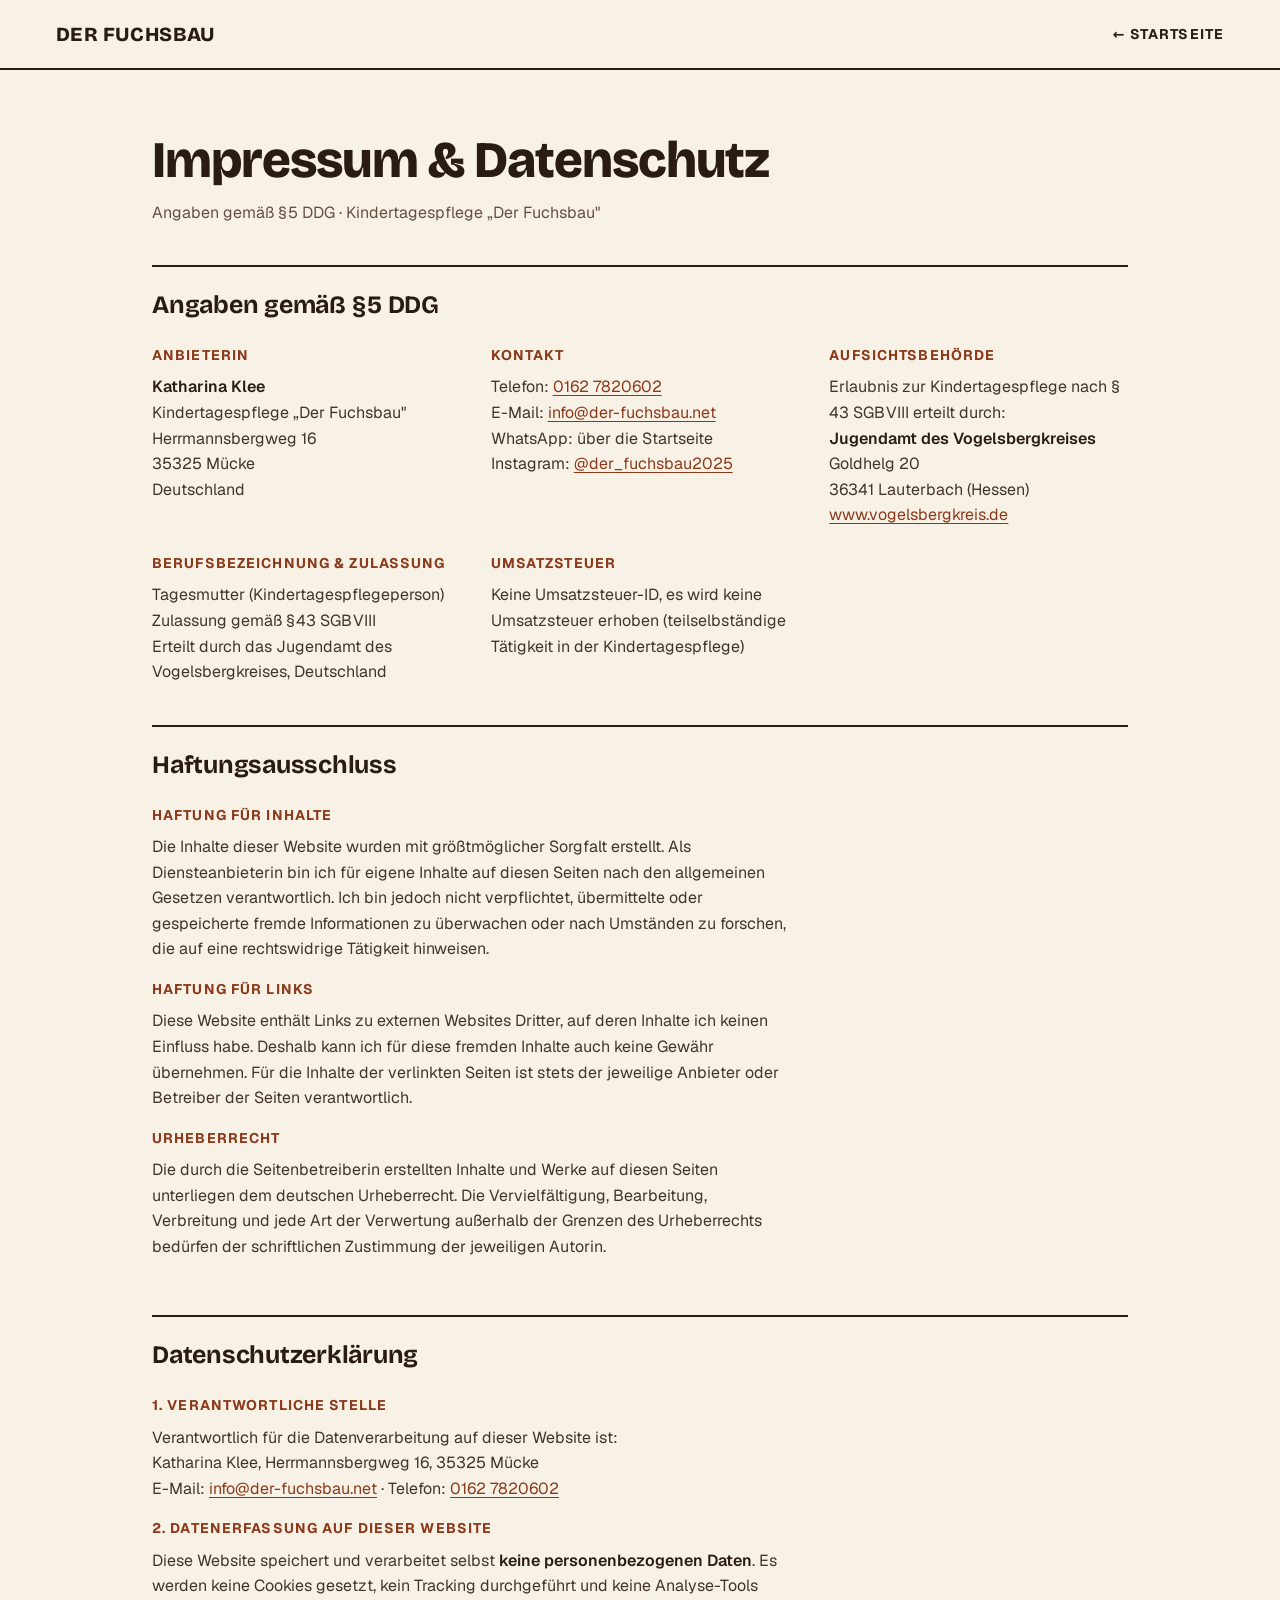
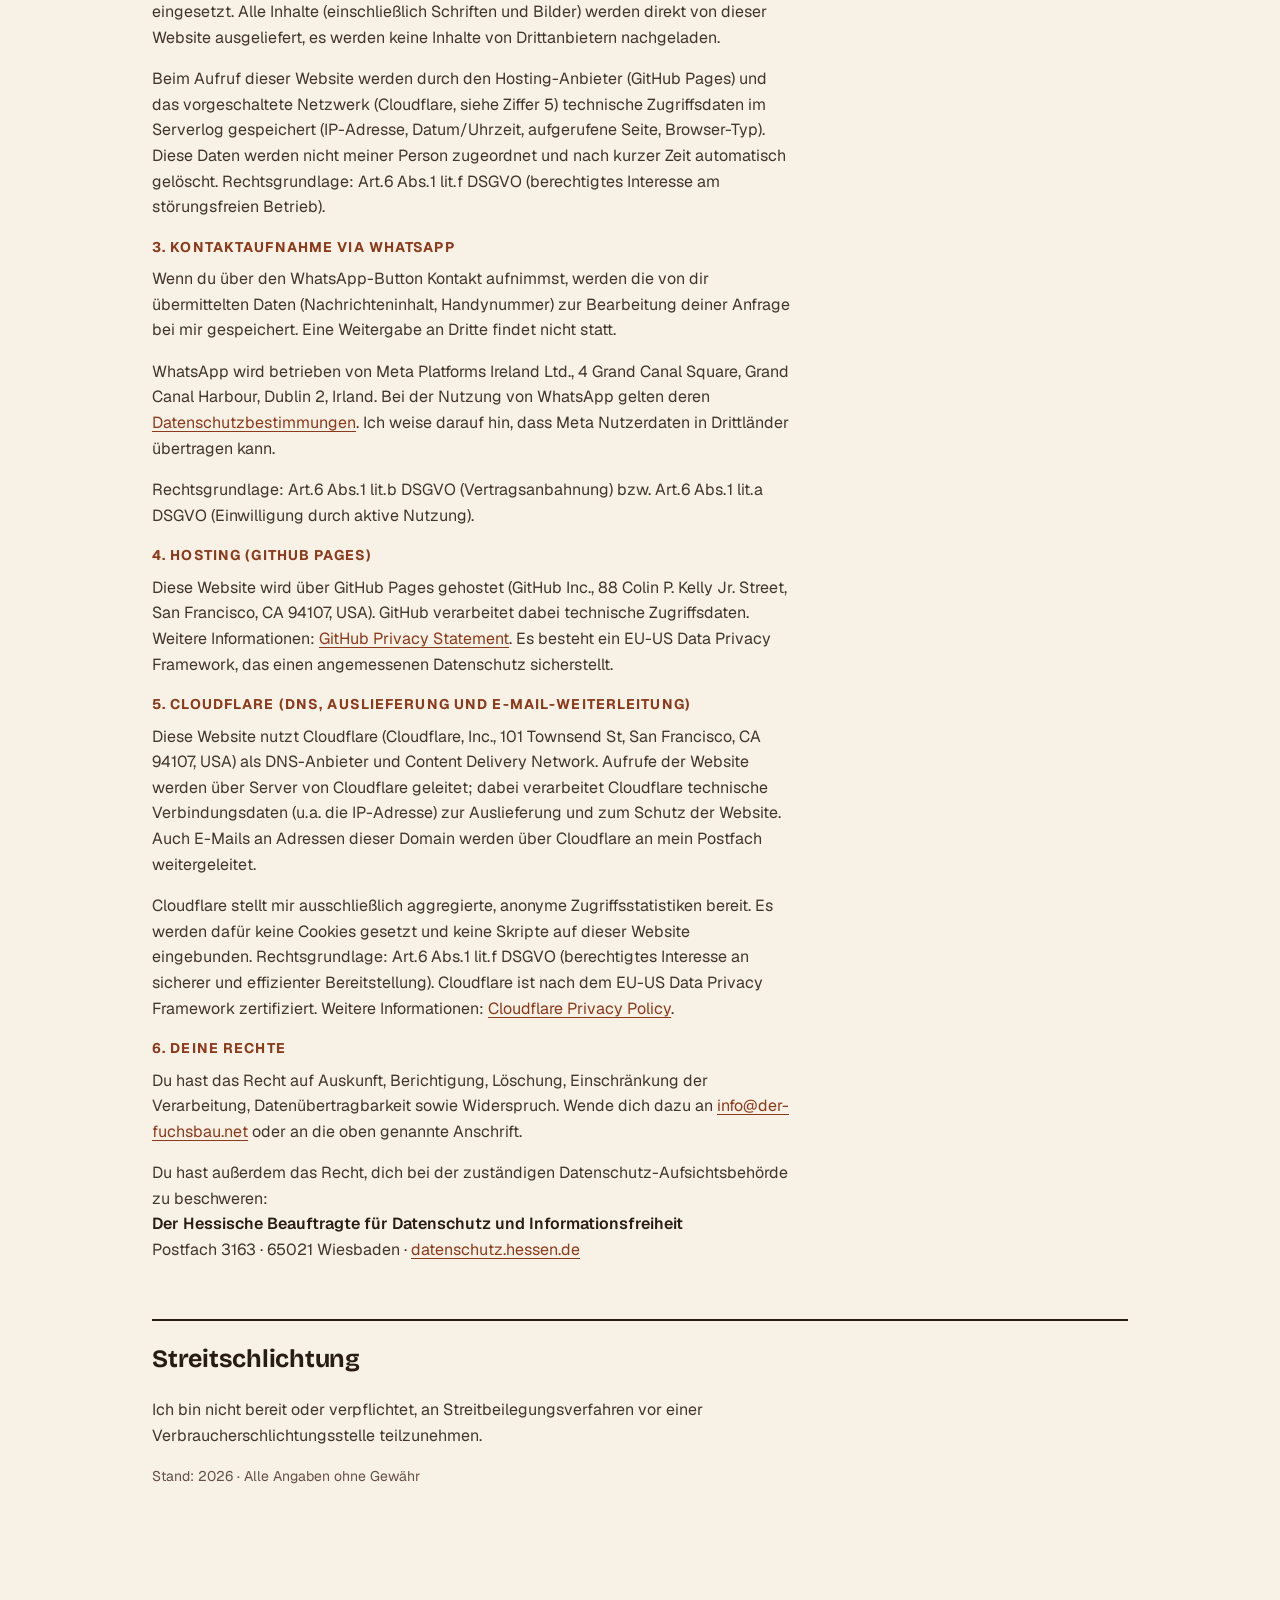
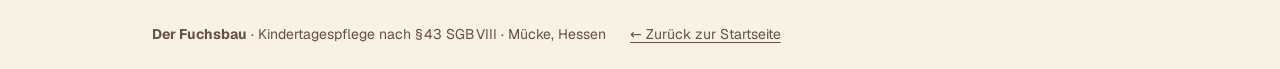
<file: impressum.html>
<!DOCTYPE html>
<html lang="de">
<head>
<meta charset="UTF-8">
<meta name="viewport" content="width=device-width, initial-scale=1, viewport-fit=cover">
<title>Impressum · Der Fuchsbau</title>
<meta name="robots" content="noindex">
<meta name="theme-color" content="#F7EFE2">
<link rel="icon" href="data:image/svg+xml,<svg xmlns=%22http://www.w3.org/2000/svg%22 viewBox=%220 0 240 230%22><polygon fill=%22%23D4622A%22 points=%2252,14 98,74 26,88%22/><polygon fill=%22%23D4622A%22 points=%22188,14 214,88 142,74%22/><polygon fill=%22%238B3A1A%22 points=%2260,32 88,70 46,78%22/><polygon fill=%22%238B3A1A%22 points=%22180,32 194,78 152,70%22/><path fill=%22%23D4622A%22 d=%22M26 88 L214 88 Q216 150 120 212 Q24 150 26 88 Z%22/><path fill=%22%23FBF3EA%22 d=%22M120 212 Q66 172 80 122 L120 144 L160 122 Q174 172 120 212 Z%22/><circle fill=%22%232C1F14%22 cx=%2286%22 cy=%22112%22 r=%227%22/><circle fill=%22%232C1F14%22 cx=%22154%22 cy=%22112%22 r=%227%22/><path fill=%22%232C1F14%22 d=%22M106 152 L134 152 Q137 154 134 158 L124 170 Q120 174 116 170 L106 158 Q103 154 106 152 Z%22/></svg>">
<link rel="preload" href="fonts/BricolageGrotesque-var.woff2" as="font" type="font/woff2" crossorigin>
<link rel="preload" href="fonts/Geist-var.woff2" as="font" type="font/woff2" crossorigin>
<link rel="stylesheet" href="tokens.css">
<style>
/* Hallmark · Unterseite: Impressum — gleiches System wie index (Tokens in tokens.css) */

*, *::before, *::after { box-sizing: border-box; margin: 0; padding: 0; }

html { overflow-x: clip; }
body {
  overflow-x: clip;
  font-family: var(--font-body);
  font-size: var(--text-base);
  line-height: 1.6;
  background: var(--color-paper);
  color: var(--color-ink);
}

::selection { background: var(--color-accent-deep); color: var(--color-paper); }
:focus-visible { outline: 2px solid var(--color-focus); outline-offset: 3px; }

/* ---- Nav · N7 slab, identisch zur Startseite ---- */
.nav-slab {
  display: flex;
  align-items: center;
  gap: var(--space-lg);
  padding: var(--space-sm) var(--page-gutter);
  border-bottom: var(--rule-heavy);
  background: var(--color-paper);
}
.slab-mark {
  font-family: var(--font-display);
  font-weight: 800;
  font-size: var(--text-md);
  letter-spacing: 0.02em;
  text-transform: uppercase;
  color: var(--color-ink);
  text-decoration: none;
  white-space: nowrap;
  line-height: 1;
}
.slab-back {
  margin-left: auto;
  text-transform: uppercase;
  letter-spacing: 0.08em;
  font-size: var(--text-sm);
  font-weight: 700;
  color: var(--color-ink);
  text-decoration: none;
  white-space: nowrap;
  line-height: 1;
  display: inline-flex;
  align-items: center;
  min-height: 44px;
}
.slab-back:hover { color: var(--color-accent-deep); }

/* ---- Kopf ---- */
.legal-head {
  max-width: var(--content-max, 68rem);
  margin-inline: auto;
  padding: var(--space-2xl) var(--page-gutter) var(--space-xl);
}
.legal-head h1 {
  font-family: var(--font-display);
  font-weight: 800;
  font-size: clamp(2rem, 3.5vw + 1rem, 3.2rem);
  line-height: 1.05;
  letter-spacing: -0.02em;
  overflow-wrap: anywhere;
  min-width: 0;
  margin-bottom: var(--space-sm);
}
.legal-head p { color: var(--color-muted); }

/* ---- Inhalt ---- */
.legal {
  max-width: var(--content-max, 68rem);
  margin-inline: auto;
  padding-inline: var(--page-gutter);
  padding-bottom: var(--space-2xl);
}
.legal section { border-top: var(--rule-heavy); padding-block: var(--space-lg) var(--space-xl); }
.legal h2 {
  font-family: var(--font-display);
  font-weight: 700;
  font-size: var(--text-lg);
  line-height: 1.15;
  letter-spacing: -0.01em;
  overflow-wrap: anywhere;
  min-width: 0;
  margin-bottom: var(--space-lg);
}
.legal h3 {
  font-size: var(--text-sm);
  font-weight: 700;
  text-transform: uppercase;
  letter-spacing: 0.08em;
  color: var(--color-accent-deep);
  margin-bottom: var(--space-xs);
}
.legal p, .legal address {
  font-style: normal;
  color: var(--color-ink-2);
  margin-bottom: var(--space-md);
  max-width: 58ch;
}
.legal a { color: var(--color-accent-deep); text-underline-offset: 0.2em; }
.legal a:hover { color: var(--color-ink); }
.legal strong { color: var(--color-ink); font-weight: 600; }

.info-grid {
  display: grid;
  grid-template-columns: repeat(auto-fill, minmax(15rem, 1fr));
  gap: var(--space-lg) var(--space-xl);
}
.info-grid > div > :last-child { margin-bottom: 0; }

/* ---- Fuß ---- */
.foot-meta {
  display: flex;
  flex-wrap: wrap;
  gap: var(--space-xs) var(--space-lg);
  max-width: var(--content-max, 68rem);
  margin-inline: auto;
  padding: var(--space-md) var(--page-gutter) var(--space-lg);
  font-size: var(--text-sm);
  color: var(--color-muted);
}
.foot-meta a { color: var(--color-muted); text-underline-offset: 0.2em; }
.foot-meta a:hover { color: var(--color-ink-2); }

@media (prefers-reduced-motion: reduce) {
  *, *::before, *::after {
    transition-duration: 1ms !important;
    animation-duration: 1ms !important;
  }
}
</style>
</head>
<body>

<header class="nav-slab">
  <a class="slab-mark" href="index.html">Der Fuchsbau</a>
  <a class="slab-back" href="index.html">← Startseite</a>
</header>

<div class="legal-head">
  <h1>Impressum &amp; Datenschutz</h1>
  <p>Angaben gemäß §&#8202;5 DDG · Kindertagespflege „Der Fuchsbau"</p>
</div>

<main class="legal">

  <section aria-label="Anbieterin und Kontakt">
    <h2>Angaben gemäß §&#8202;5 DDG</h2>
    <div class="info-grid">
      <div>
        <h3>Anbieterin</h3>
        <address>
          <strong>Katharina Klee</strong><br>
          Kindertagespflege „Der Fuchsbau"<br>
          Herrmannsbergweg 16<br>
          35325 Mücke<br>
          Deutschland
        </address>
      </div>
      <div>
        <h3>Kontakt</h3>
        <p>
          Telefon: <a href="tel:+491627820602">0162&nbsp;7820602</a><br>
          E-Mail: <a href="mailto:info@der-fuchsbau.net">info@der-fuchsbau.net</a><br>
          WhatsApp: über die Startseite<br>
          Instagram: <a href="https://www.instagram.com/der_fuchsbau2025/" target="_blank" rel="noopener">@der_fuchsbau2025</a>
        </p>
      </div>
      <div>
        <h3>Aufsichtsbehörde</h3>
        <p>
          Erlaubnis zur Kindertagespflege nach §&#8202;43 SGB&#8202;VIII erteilt durch:<br>
          <strong>Jugendamt des Vogelsbergkreises</strong><br>
          Goldhelg 20<br>
          36341 Lauterbach (Hessen)<br>
          <a href="https://www.vogelsbergkreis.de" target="_blank" rel="noopener">www.vogelsbergkreis.de</a>
        </p>
      </div>
      <div>
        <h3>Berufsbezeichnung &amp; Zulassung</h3>
        <p>
          Tagesmutter (Kindertagespflegeperson)<br>
          Zulassung gemäß §&#8202;43 SGB&#8202;VIII<br>
          Erteilt durch das Jugendamt des Vogelsbergkreises, Deutschland
        </p>
      </div>
      <div>
        <h3>Umsatzsteuer</h3>
        <p>
          Keine Umsatzsteuer-ID, es wird keine Umsatzsteuer erhoben
          (teilselbständige Tätigkeit in der Kindertagespflege)
        </p>
      </div>
    </div>
  </section>

  <section aria-label="Haftungsausschluss">
    <h2>Haftungsausschluss</h2>
    <h3>Haftung für Inhalte</h3>
    <p>Die Inhalte dieser Website wurden mit größtmöglicher Sorgfalt erstellt. Als Diensteanbieterin bin ich für eigene Inhalte auf diesen Seiten nach den allgemeinen Gesetzen verantwortlich. Ich bin jedoch nicht verpflichtet, übermittelte oder gespeicherte fremde Informationen zu überwachen oder nach Umständen zu forschen, die auf eine rechtswidrige Tätigkeit hinweisen.</p>
    <h3>Haftung für Links</h3>
    <p>Diese Website enthält Links zu externen Websites Dritter, auf deren Inhalte ich keinen Einfluss habe. Deshalb kann ich für diese fremden Inhalte auch keine Gewähr übernehmen. Für die Inhalte der verlinkten Seiten ist stets der jeweilige Anbieter oder Betreiber der Seiten verantwortlich.</p>
    <h3>Urheberrecht</h3>
    <p>Die durch die Seitenbetreiberin erstellten Inhalte und Werke auf diesen Seiten unterliegen dem deutschen Urheberrecht. Die Vervielfältigung, Bearbeitung, Verbreitung und jede Art der Verwertung außerhalb der Grenzen des Urheberrechts bedürfen der schriftlichen Zustimmung der jeweiligen Autorin.</p>
  </section>

  <section aria-label="Datenschutzerklärung">
    <h2>Datenschutzerklärung</h2>

    <h3>1. Verantwortliche Stelle</h3>
    <p>Verantwortlich für die Datenverarbeitung auf dieser Website ist:<br>
    Katharina Klee, Herrmannsbergweg 16, 35325 Mücke<br>
    E-Mail: <a href="mailto:info@der-fuchsbau.net">info@der-fuchsbau.net</a> ·
    Telefon: <a href="tel:+491627820602">0162&nbsp;7820602</a></p>

    <h3>2. Datenerfassung auf dieser Website</h3>
    <p>Diese Website speichert und verarbeitet selbst <strong>keine personenbezogenen Daten</strong>. Es werden keine Cookies gesetzt, kein Tracking durchgeführt und keine Analyse-Tools eingesetzt. Alle Inhalte (einschließlich Schriften und Bilder) werden direkt von dieser Website ausgeliefert, es werden keine Inhalte von Drittanbietern nachgeladen.</p>
    <p>Beim Aufruf dieser Website werden durch den Hosting-Anbieter (GitHub Pages) und das vorgeschaltete Netzwerk (Cloudflare, siehe Ziffer 5) technische Zugriffsdaten im Serverlog gespeichert (IP-Adresse, Datum/Uhrzeit, aufgerufene Seite, Browser-Typ). Diese Daten werden nicht meiner Person zugeordnet und nach kurzer Zeit automatisch gelöscht. Rechtsgrundlage: Art.&#8202;6 Abs.&#8202;1 lit.&#8202;f DSGVO (berechtigtes Interesse am störungsfreien Betrieb).</p>

    <h3>3. Kontaktaufnahme via WhatsApp</h3>
    <p>Wenn du über den WhatsApp-Button Kontakt aufnimmst, werden die von dir übermittelten Daten (Nachrichteninhalt, Handynummer) zur Bearbeitung deiner Anfrage bei mir gespeichert. Eine Weitergabe an Dritte findet nicht statt.</p>
    <p>WhatsApp wird betrieben von Meta Platforms Ireland Ltd., 4 Grand Canal Square, Grand Canal Harbour, Dublin 2, Irland. Bei der Nutzung von WhatsApp gelten deren <a href="https://www.whatsapp.com/legal/privacy-policy-eea" target="_blank" rel="noopener">Datenschutzbestimmungen</a>. Ich weise darauf hin, dass Meta Nutzerdaten in Drittländer übertragen kann.</p>
    <p>Rechtsgrundlage: Art.&#8202;6 Abs.&#8202;1 lit.&#8202;b DSGVO (Vertragsanbahnung) bzw. Art.&#8202;6 Abs.&#8202;1 lit.&#8202;a DSGVO (Einwilligung durch aktive Nutzung).</p>

    <h3>4. Hosting (GitHub Pages)</h3>
    <p>Diese Website wird über GitHub Pages gehostet (GitHub Inc., 88 Colin P. Kelly Jr. Street, San Francisco, CA 94107, USA). GitHub verarbeitet dabei technische Zugriffsdaten. Weitere Informationen: <a href="https://docs.github.com/en/site-policy/privacy-policies/github-privacy-statement" target="_blank" rel="noopener">GitHub Privacy Statement</a>. Es besteht ein EU-US Data Privacy Framework, das einen angemessenen Datenschutz sicherstellt.</p>

    <h3>5. Cloudflare (DNS, Auslieferung und E-Mail-Weiterleitung)</h3>
    <p>Diese Website nutzt Cloudflare (Cloudflare, Inc., 101 Townsend St, San Francisco, CA 94107, USA) als DNS-Anbieter und Content Delivery Network. Aufrufe der Website werden über Server von Cloudflare geleitet; dabei verarbeitet Cloudflare technische Verbindungsdaten (u.&#8202;a. die IP-Adresse) zur Auslieferung und zum Schutz der Website. Auch E-Mails an Adressen dieser Domain werden über Cloudflare an mein Postfach weitergeleitet.</p>
    <p>Cloudflare stellt mir ausschließlich aggregierte, anonyme Zugriffsstatistiken bereit. Es werden dafür keine Cookies gesetzt und keine Skripte auf dieser Website eingebunden. Rechtsgrundlage: Art.&#8202;6 Abs.&#8202;1 lit.&#8202;f DSGVO (berechtigtes Interesse an sicherer und effizienter Bereitstellung). Cloudflare ist nach dem EU-US Data Privacy Framework zertifiziert. Weitere Informationen: <a href="https://www.cloudflare.com/privacypolicy/" target="_blank" rel="noopener">Cloudflare Privacy Policy</a>.</p>

    <h3>6. Deine Rechte</h3>
    <p>Du hast das Recht auf Auskunft, Berichtigung, Löschung, Einschränkung der Verarbeitung, Datenübertragbarkeit sowie Widerspruch. Wende dich dazu an <a href="mailto:info@der-fuchsbau.net">info@der-fuchsbau.net</a> oder an die oben genannte Anschrift.</p>
    <p>Du hast außerdem das Recht, dich bei der zuständigen Datenschutz-Aufsichtsbehörde zu beschweren:<br>
    <strong>Der Hessische Beauftragte für Datenschutz und Informationsfreiheit</strong><br>
    Postfach 3163 · 65021 Wiesbaden · <a href="https://datenschutz.hessen.de" target="_blank" rel="noopener">datenschutz.hessen.de</a></p>
  </section>

  <section aria-label="Streitschlichtung">
    <h2>Streitschlichtung</h2>
    <p>Ich bin nicht bereit oder verpflichtet, an Streitbeilegungsverfahren vor einer Verbraucherschlichtungsstelle teilzunehmen.</p>
    <p style="color: var(--color-muted); font-size: var(--text-sm);">Stand: 2026 · Alle Angaben ohne Gewähr</p>
  </section>

</main>

<footer class="foot-meta">
  <span><strong>Der Fuchsbau</strong> · Kindertagespflege nach §&#8202;43 SGB&#8202;VIII · Mücke, Hessen</span>
  <a href="index.html">← Zurück zur Startseite</a>
</footer>

</body>
</html>
</file>
<file: tokens.css>
/* Hallmark · pre-emit critique: P5 H4 E4 S4 R4 V5 */
/* Hallmark · macrostructure: Conversational FAQ (H9 hero opener) · H9 knobs: build=Tier-B hand-SVG, animation=none, scale=dominant
 * theme: custom · vibe: "Kindergarten-Poster, warm, taktil, Fuchs" · paper: oklch(96% 0.016 75) · accent: oklch(62.7% 0.159 44)
 * display: Bricolage Grotesque 800 · body: Geist · axes: light / display-heavy / warm · fonts: self-hosted (DSGVO)
 * genre: playful · nav: N7 · footer: Ft8 · enrichment: offizielles Logo (freigestellt) · studied: no · context: user-provided
 * rotation: differs from Letter-build on display style + macrostructure + nav + footer + enrichment
 * contrast: pass (40–41) · slop: pass (42–45) · honest: pass (46) · chrome: pass (47) · tokens: pass (48)
 * responsive: pass (49) · icons: pass (30) · mobile: pass (34, 49, 50–57) — verifiziert bei 320/375/414/768/1280 px
 */

/* Selbst gehostet — kein Google-CDN, keine IP-Übertragung an Dritte (DSGVO)
   Beide Dateien auf Latin gekürzt; Bricolage nur noch 700–800 bei Breite 100 (mehr nutzt die Seite nicht) */
@font-face {
  font-family: 'Bricolage Grotesque';
  src: url('fonts/BricolageGrotesque-var.woff2') format('woff2-variations');
  font-weight: 700 800;
  font-display: swap;
}
@font-face {
  font-family: 'Geist';
  src: url('fonts/Geist-var.woff2') format('woff2-variations');
  font-weight: 100 900;
  font-display: swap;
}

:root {
  /* Farbe — Anker: Fuchs-Orange, warm getönte Neutrale, Poster-Papier */
  --color-paper:       oklch(96%   0.016 75);
  --color-paper-2:     oklch(92.5% 0.020 73);
  --color-rule:        oklch(82%   0.024 65);
  --color-muted:       oklch(45%   0.035 52);
  --color-ink-2:       oklch(34%   0.022 55);
  --color-ink:         oklch(24%   0.024 55);
  --color-accent:      oklch(62.7% 0.159 44);
  --color-accent-deep: oklch(45.4% 0.119 40);
  --color-accent-ink:  oklch(24%   0.024 55); /* Text auf Accent-Fläche — nur für große Typo ≥ 3:1 */
  --color-focus:       oklch(52%   0.19  44);
  --color-whatsapp:    oklch(76.1% 0.201 150);
  --color-whatsapp-dn: oklch(72%   0.19  150);
  --color-photo-paper: oklch(99%   0.005 70); /* Fotopapier/Bildflächen — nie reines Weiß */

  /* Schrift — Bricolage Grotesque (Display) + Geist (Body), beide OFL, selbst gehostet */
  --font-display: 'Bricolage Grotesque', ui-sans-serif, system-ui, sans-serif;
  --font-body:    'Geist', ui-sans-serif, system-ui, sans-serif;

  /* Skala — 1.25 (große Terz) ab 16 px */
  --text-sm:   0.875rem;
  --text-base: 1rem;
  --text-md:   1.25rem;
  --text-lg:   1.5625rem;
  --text-xl:   1.9531rem;
  --text-2xl:  2.4414rem;
  --text-display: clamp(2.6rem, 4.5vw + 1rem, 4.6rem);

  /* Raum — 4-pt-Skala */
  --space-2xs: 0.25rem;
  --space-xs:  0.5rem;
  --space-sm:  0.75rem;
  --space-md:  1rem;
  --space-lg:  1.5rem;
  --space-xl:  2.5rem;
  --space-2xl: 4rem;
  --space-3xl: 6rem;

  /* Bewegung — 3 Primitive: Akkordeon-Fade · CTA-Lift · Marquee */
  --ease-out: cubic-bezier(0.16, 1, 0.3, 1);
  --ease-in:  cubic-bezier(0.7, 0, 0.84, 0);
  --dur-micro: 120ms;
  --dur-short: 200ms;

  /* Linien, Schatten, Radien */
  --rule-heavy: 2px solid var(--color-ink);
  --rule-hairline: 1px solid var(--color-rule);
  --shadow-whisper: 0 1px 2px oklch(24% 0.024 55 / 0.08);
  --shadow-drop: drop-shadow(0 1px 2px oklch(24% 0.024 55 / 0.14));
  --radius-soft: 12px;

  --page-gutter: clamp(1.25rem, 5vw, 3.5rem);
  --content-max: 68rem;  /* Breite der zentrierten Inhaltsspalte */
  --text-col:    46rem;  /* Lesespalte innerhalb der Inhaltsspalte */
}
</file>
